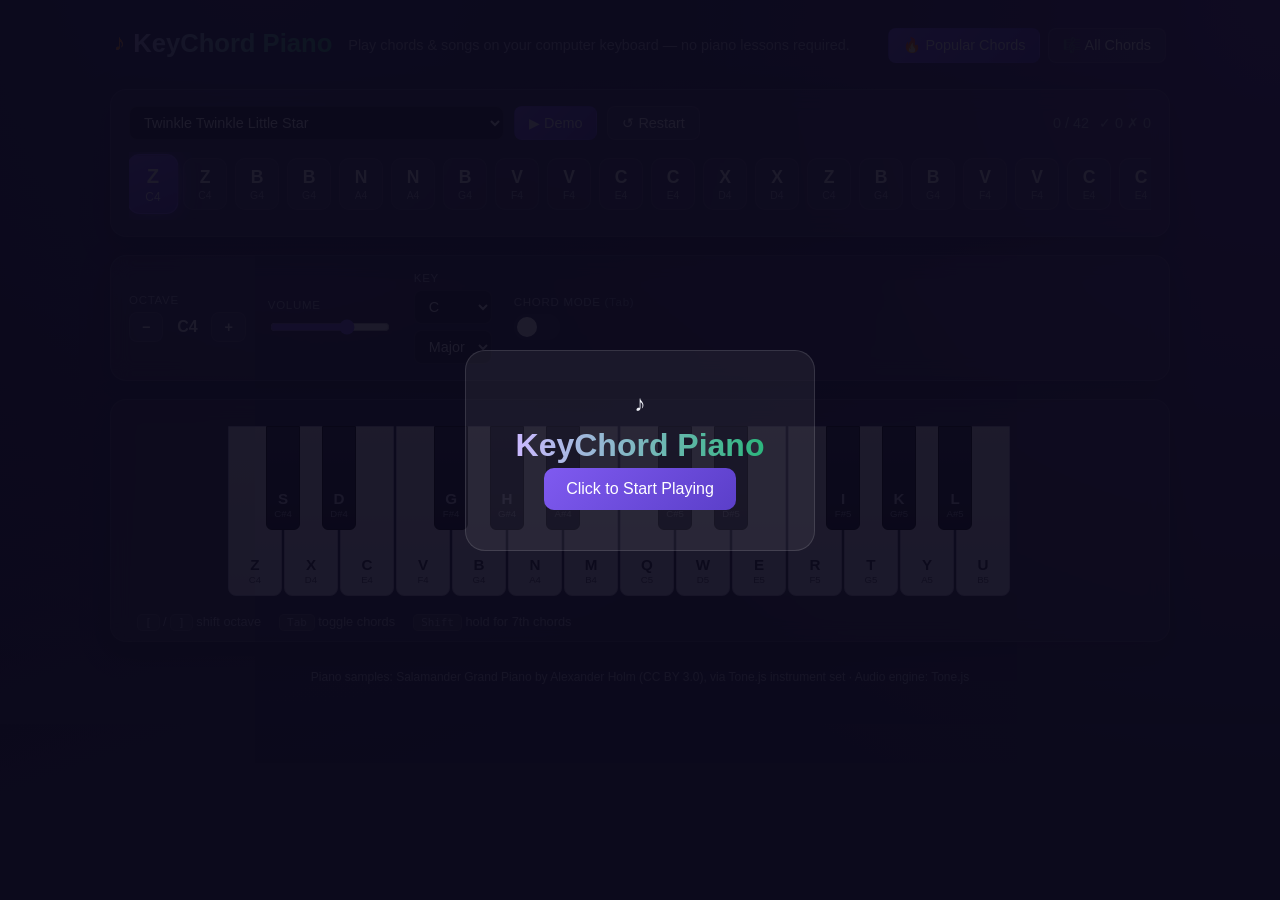
<file: index.html>
<!DOCTYPE html>
<html lang="en">
<head>
<meta charset="UTF-8">
<meta name="viewport" content="width=device-width, initial-scale=1.0">
<title>KeyChord Piano</title>
<link rel="icon" href="data:image/svg+xml,%3Csvg xmlns='http://www.w3.org/2000/svg' viewBox='0 0 100 100'%3E%3Ctext y='.9em' font-size='90'%3E%F0%9F%8E%B9%3C/text%3E%3C/svg%3E">
<link rel="stylesheet" href="css/style.css">
</head>
<body>

<div id="loading-overlay" class="overlay">
  <div class="overlay-card">
    <div class="logo-note">♪</div>
    <h1>KeyChord Piano</h1>
    <div id="loading-text">
      <p>Loading real piano samples&hellip;</p>
      <div class="spinner"></div>
    </div>
    <button id="start-btn" disabled>Loading&hellip;</button>
  </div>
</div>

<div class="app">
  <header class="app-header">
    <div class="brand"><span class="logo-note small">♪</span> KeyChord Piano</div>
    <div class="hint">Play chords &amp; songs on your computer keyboard — no piano lessons required.</div>
    <nav class="header-nav">
      <a href="popular.html" class="btn btn-accent">🔥 Popular Chords</a>
      <a href="chords.html" class="btn">🎼 All Chords</a>
    </nav>
  </header>

  <section class="panel song-panel">
    <div class="song-panel-row">
      <select id="song-select" class="select"></select>
      <button id="demo-btn" class="btn btn-accent">▶ Demo</button>
      <button id="restart-btn" class="btn">↺ Restart</button>
      <span id="song-progress" class="progress-badge"></span>
      <span id="song-score" class="score-badge"></span>
    </div>
    <div id="song-sheet" class="song-sheet"></div>
    <div id="song-examples" class="song-examples hidden"></div>
  </section>

  <section class="panel controls-panel">
    <div class="control-group">
      <label>Octave</label>
      <div class="octave-control">
        <button id="octave-down" class="btn btn-icon">−</button>
        <span id="octave-display">C4</span>
        <button id="octave-up" class="btn btn-icon">+</button>
      </div>
    </div>

    <div class="control-group">
      <label>Volume</label>
      <input id="volume" type="range" min="-30" max="6" value="-6" step="1">
    </div>

    <div class="control-group">
      <label>Key</label>
      <select id="root-select" class="select">
        <option>C</option><option>C#</option><option>D</option><option>D#</option>
        <option>E</option><option>F</option><option>F#</option><option>G</option>
        <option>G#</option><option>A</option><option>A#</option><option>B</option>
      </select>
      <select id="scale-select" class="select">
        <option value="major">Major</option>
        <option value="minor">Minor</option>
      </select>
    </div>

    <div class="control-group">
      <label for="chord-toggle">Chord Mode <span class="kbd-hint">(Tab)</span></label>
      <label class="switch">
        <input type="checkbox" id="chord-toggle">
        <span class="slider"></span>
      </label>
    </div>
  </section>

  <section id="chord-panel-wrap" class="panel chord-panel-wrap hidden">
    <div class="section-label">Chord Mode — press a white key on the lower row for its chord. Hold <span class="kbd">Shift</span> for 7ths.</div>
    <div id="chord-panel" class="chord-panel"></div>
  </section>

  <section class="panel piano-panel">
    <div class="piano-scroll">
      <div id="piano" class="piano"></div>
    </div>
    <div class="legend">
      <span><span class="kbd">[</span> / <span class="kbd">]</span> shift octave</span>
      <span><span class="kbd">Tab</span> toggle chords</span>
      <span><span class="kbd">Shift</span> hold for 7th chords</span>
    </div>
  </section>

  <footer class="app-footer">
    Piano samples: Salamander Grand Piano by Alexander Holm (CC BY 3.0), via Tone.js instrument set · Audio engine: Tone.js
  </footer>
</div>

<script src="js/tone.min.js"></script>
<script src="js/audio.js"></script>
<script src="js/keymap.js"></script>
<script src="js/chords.js"></script>
<script src="js/songs.js"></script>
<script src="js/app.js"></script>
</body>
</html>
</file>
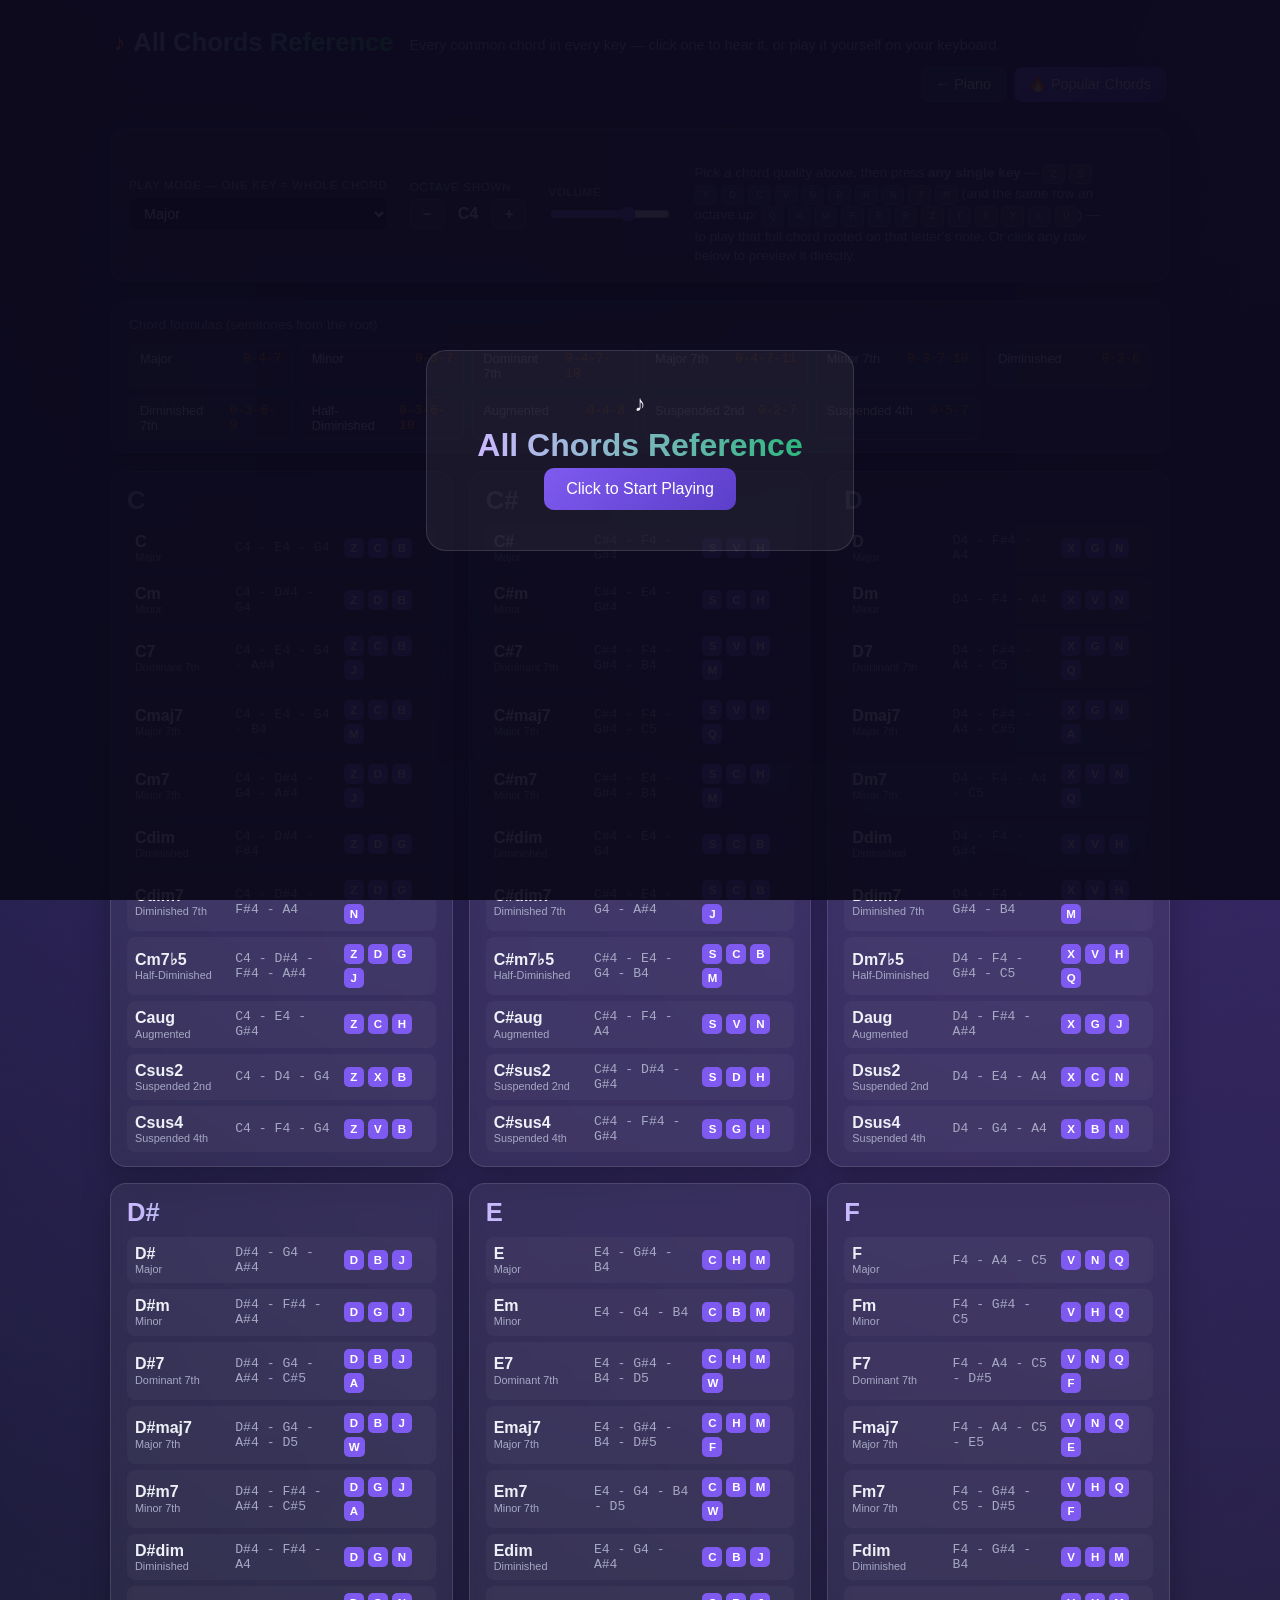
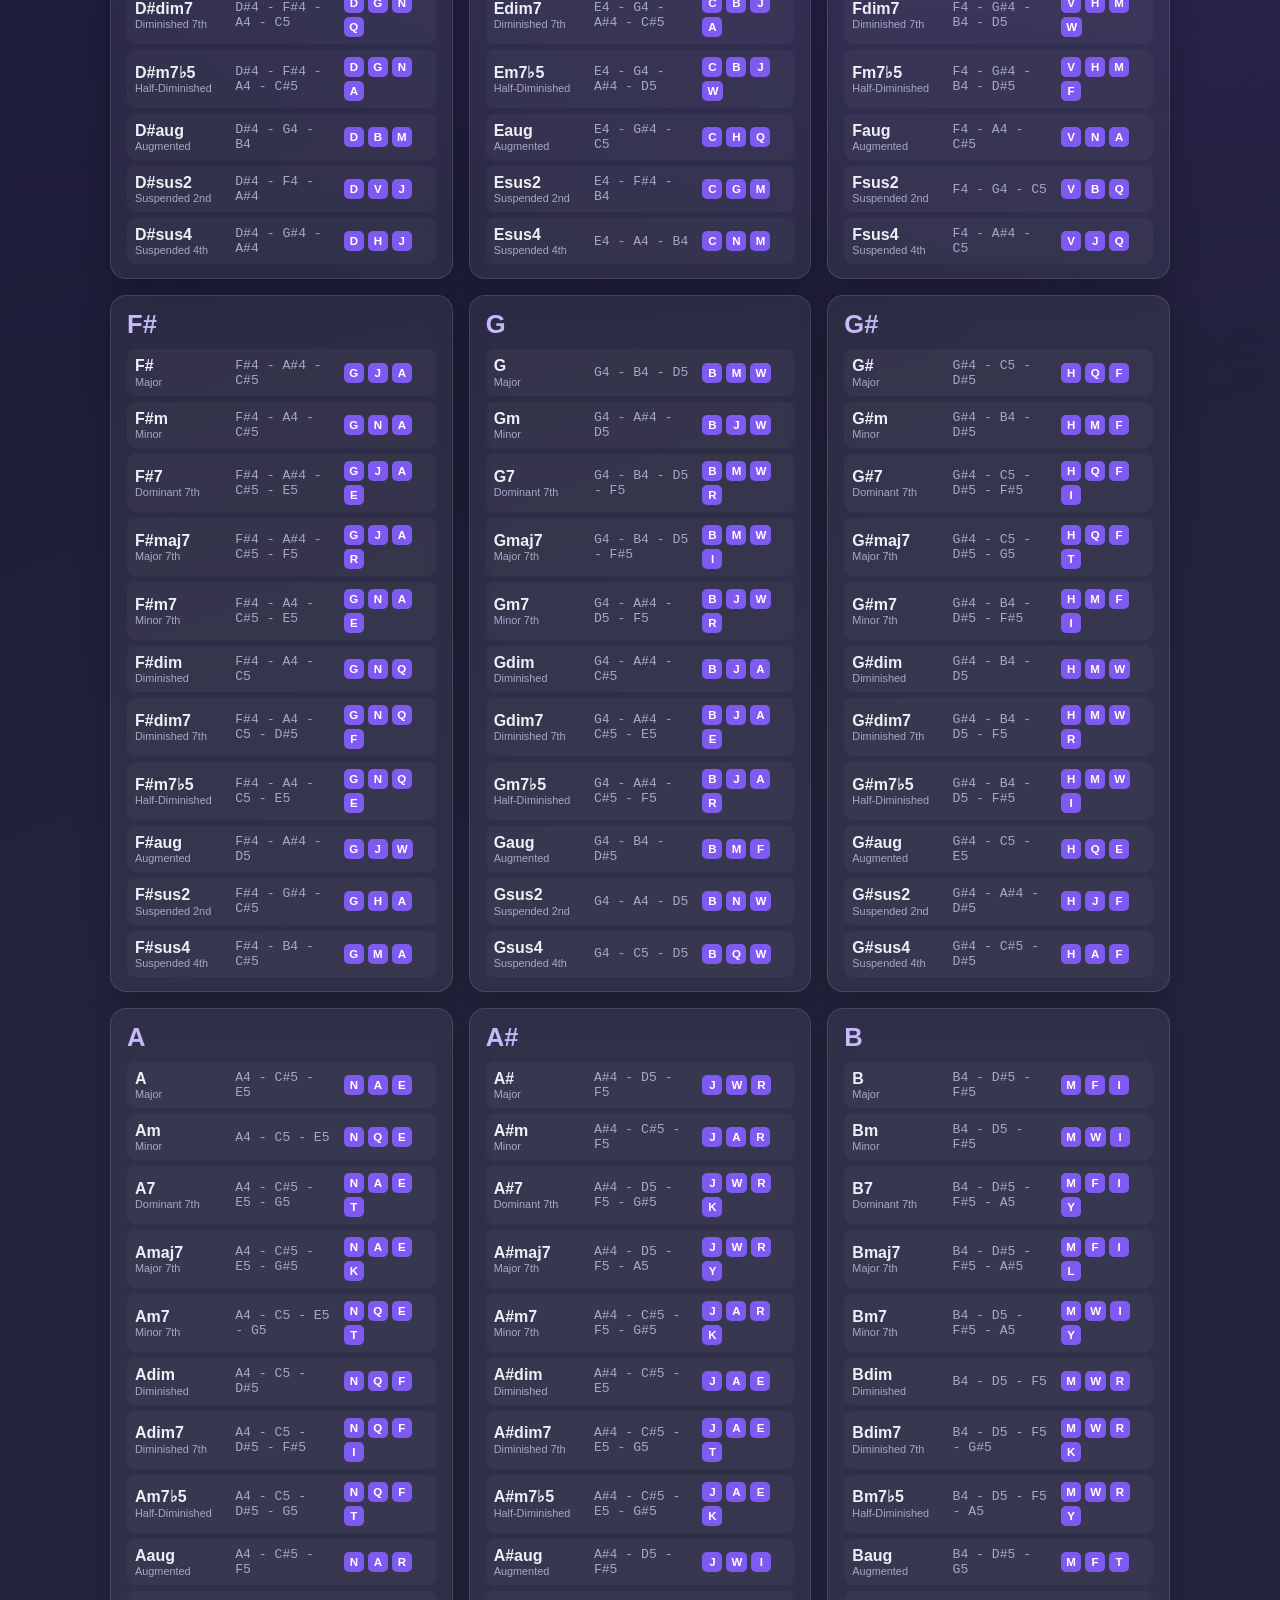
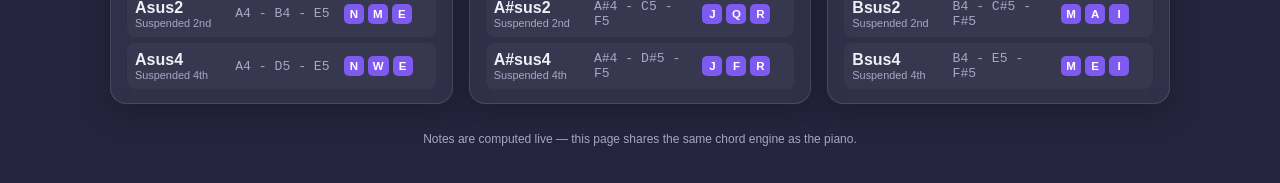
<file: chords.html>
<!DOCTYPE html>
<html lang="en">
<head>
<meta charset="UTF-8">
<meta name="viewport" content="width=device-width, initial-scale=1.0">
<title>All Chords Reference — KeyChord Piano</title>
<link rel="icon" href="data:image/svg+xml,%3Csvg xmlns='http://www.w3.org/2000/svg' viewBox='0 0 100 100'%3E%3Ctext y='.9em' font-size='90'%3E%F0%9F%8E%B9%3C/text%3E%3C/svg%3E">
<link rel="stylesheet" href="css/style.css">
<link rel="stylesheet" href="css/chordsheet.css">
</head>
<body>

<div id="loading-overlay" class="overlay">
  <div class="overlay-card">
    <div class="logo-note">♪</div>
    <h1>All Chords Reference</h1>
    <div id="loading-text">
      <p>Loading real piano samples&hellip;</p>
      <div class="spinner"></div>
    </div>
    <button id="start-btn" disabled>Loading&hellip;</button>
  </div>
</div>

<div class="app">
  <header class="app-header">
    <div class="brand"><span class="logo-note small">♪</span> All Chords Reference</div>
    <div class="hint">Every common chord in every key — click one to hear it, or play it yourself on your keyboard.</div>
    <nav class="header-nav">
      <a href="index.html" class="btn">← Piano</a>
      <a href="popular.html" class="btn btn-accent">🔥 Popular Chords</a>
    </nav>
  </header>

  <section class="panel controls-panel">
    <div class="control-group">
      <label>Play Mode — one key = whole chord</label>
      <select id="quality-select" class="select"></select>
    </div>
    <div class="control-group">
      <label>Octave shown</label>
      <div class="octave-control">
        <button id="octave-down" class="btn btn-icon">−</button>
        <span id="octave-display">C4</span>
        <button id="octave-up" class="btn btn-icon">+</button>
      </div>
    </div>
    <div class="control-group">
      <label>Volume</label>
      <input id="volume" type="range" min="-30" max="6" value="-6" step="1">
    </div>
    <div class="control-group" style="max-width:420px;">
      <label>&nbsp;</label>
      <p class="note-text">Pick a chord quality above, then press <strong>any single key</strong> — <span class="kbd">Z</span> <span class="kbd">S</span> <span class="kbd">X</span> <span class="kbd">D</span> <span class="kbd">C</span> <span class="kbd">V</span> <span class="kbd">G</span> <span class="kbd">B</span> <span class="kbd">H</span> <span class="kbd">N</span> <span class="kbd">J</span> <span class="kbd">M</span> (and the same row an octave up: <span class="kbd">Q</span> <span class="kbd">A</span> <span class="kbd">W</span> <span class="kbd">F</span> <span class="kbd">E</span> <span class="kbd">R</span> <span class="kbd">I</span> <span class="kbd">T</span> <span class="kbd">K</span> <span class="kbd">Y</span> <span class="kbd">L</span> <span class="kbd">U</span>) — to play that full chord rooted on that letter's note. Or click any row below to preview it directly.</p>
    </div>
  </section>

  <section class="panel legend-panel">
    <div class="section-label">Chord formulas (semitones from the root)</div>
    <div id="legend" class="legend-grid"></div>
  </section>

  <div id="chord-cards" class="chord-cards"></div>

  <footer class="app-footer">
    Notes are computed live — this page shares the same chord engine as the piano.
  </footer>
</div>

<script src="js/tone.min.js"></script>
<script src="js/audio.js"></script>
<script src="js/keymap.js"></script>
<script src="js/chords.js"></script>
<script src="js/chordsheet.js"></script>
</body>
</html>
</file>
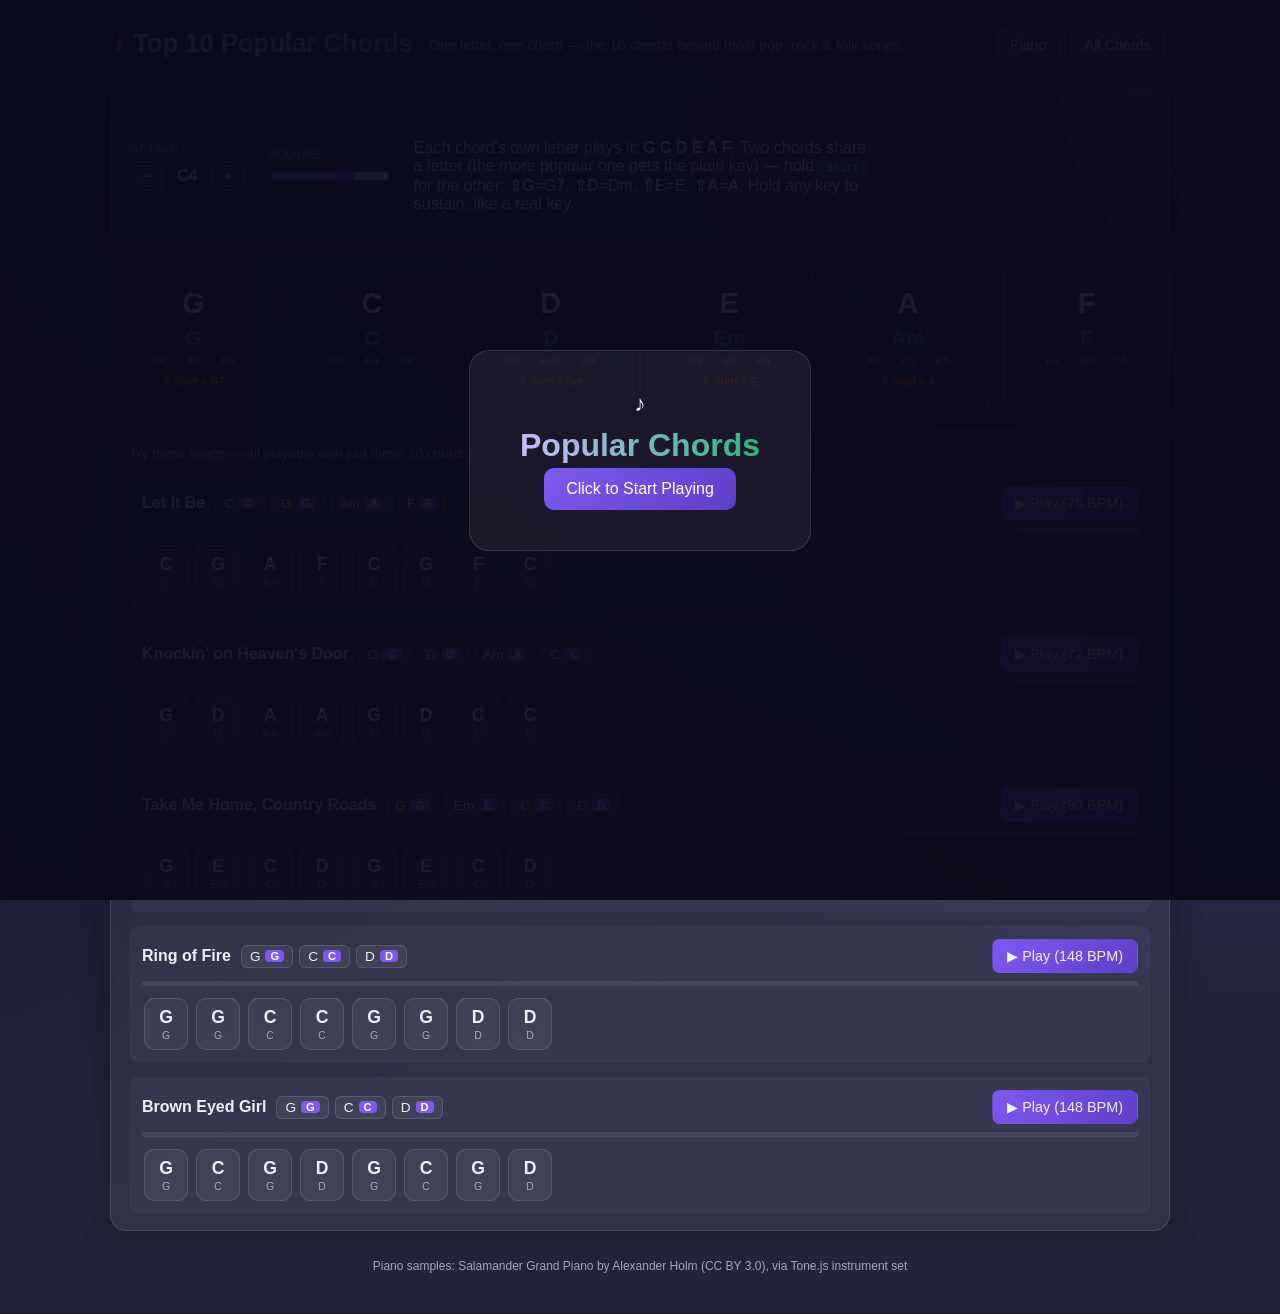
<file: popular.html>
<!DOCTYPE html>
<html lang="en">
<head>
<meta charset="UTF-8">
<meta name="viewport" content="width=device-width, initial-scale=1.0">
<title>Popular Chords — KeyChord Piano</title>
<link rel="icon" href="data:image/svg+xml,%3Csvg xmlns='http://www.w3.org/2000/svg' viewBox='0 0 100 100'%3E%3Ctext y='.9em' font-size='90'%3E%F0%9F%8E%B9%3C/text%3E%3C/svg%3E">
<link rel="stylesheet" href="css/style.css">
<link rel="stylesheet" href="css/popular.css">
</head>
<body>

<div id="loading-overlay" class="overlay">
  <div class="overlay-card">
    <div class="logo-note">♪</div>
    <h1>Popular Chords</h1>
    <div id="loading-text">
      <p>Loading real piano samples&hellip;</p>
      <div class="spinner"></div>
    </div>
    <button id="start-btn" disabled>Loading&hellip;</button>
  </div>
</div>

<div class="app">
  <header class="app-header">
    <div class="brand"><span class="logo-note small">♪</span> Top 10 Popular Chords</div>
    <div class="hint">One letter, one chord — the 10 chords behind most pop, rock &amp; folk songs.</div>
    <nav class="header-nav">
      <a href="index.html" class="btn">Piano</a>
      <a href="chords.html" class="btn">All Chords</a>
    </nav>
  </header>

  <section class="panel controls-panel">
    <div class="control-group">
      <label>Octave</label>
      <div class="octave-control">
        <button id="octave-down" class="btn btn-icon">−</button>
        <span id="octave-display">C4</span>
        <button id="octave-up" class="btn btn-icon">+</button>
      </div>
    </div>
    <div class="control-group">
      <label>Volume</label>
      <input id="volume" type="range" min="-30" max="6" value="-6" step="1">
    </div>
    <div class="control-group" style="max-width:460px;">
      <label>&nbsp;</label>
      <p class="note-text">Each chord's own letter plays it: <strong>G C D E A F</strong>. Two chords share a letter (the more popular one gets the plain key) — hold <span class="kbd">Shift</span> for the other: <strong>⇧G</strong>=G7, <strong>⇧D</strong>=Dm, <strong>⇧E</strong>=E, <strong>⇧A</strong>=A. Hold any key to sustain, like a real key.</p>
    </div>
  </section>

  <div id="popular-grid" class="popular-grid"></div>

  <section class="panel">
    <div class="section-label">Try these songs — all playable with just these 10 chords</div>
    <div id="song-examples-list" class="examples-list"></div>
  </section>

  <footer class="app-footer">
    Piano samples: Salamander Grand Piano by Alexander Holm (CC BY 3.0), via Tone.js instrument set
  </footer>
</div>

<script src="js/tone.min.js"></script>
<script src="js/audio.js"></script>
<script src="js/keymap.js"></script>
<script src="js/chords.js"></script>
<script src="js/popular.js"></script>
</body>
</html>
</file>
<file: css/style.css>
:root {
  --bg-1: #0f0c29;
  --bg-2: #302b63;
  --bg-3: #24243e;
  --accent: #7f5af0;
  --accent-2: #2cb67d;
  --accent-3: #ff8906;
  --glass: rgba(255,255,255,0.06);
  --glass-border: rgba(255,255,255,0.12);
  --text: #eef0f7;
  --text-dim: #a6a8c4;
  --white-key: #f5f4fb;
  --white-key-active: #cbb9ff;
  --black-key: #17162a;
  --black-key-active: #7f5af0;
  color-scheme: dark;
}

* { box-sizing: border-box; }

html, body {
  margin: 0;
  min-height: 100%;
  background: radial-gradient(circle at 20% -10%, var(--bg-2), transparent 60%),
              radial-gradient(circle at 100% 0%, #4b2e83, transparent 55%),
              linear-gradient(160deg, var(--bg-1), var(--bg-3) 70%);
  color: var(--text);
  font-family: -apple-system, BlinkMacSystemFont, "Segoe UI", Roboto, Helvetica, Arial, sans-serif;
}

.app {
  max-width: 1100px;
  margin: 0 auto;
  padding: 24px 20px 40px;
  display: flex;
  flex-direction: column;
  gap: 18px;
}

/* ---------- Header ---------- */
.app-header {
  display: flex;
  flex-wrap: wrap;
  align-items: baseline;
  gap: 10px 16px;
  padding: 4px 4px 8px;
}
.brand {
  font-size: 1.6rem;
  font-weight: 700;
  background: linear-gradient(90deg, #cbb9ff, var(--accent-2));
  -webkit-background-clip: text;
  background-clip: text;
  color: transparent;
  display: flex;
  align-items: center;
  gap: 8px;
}
.logo-note { font-size: 1.4rem; }
.logo-note.small { -webkit-text-fill-color: initial; color: var(--accent-3); }
.hint { color: var(--text-dim); font-size: 0.9rem; }
.header-nav { margin-left: auto; display: flex; gap: 8px; flex-wrap: wrap; }
.header-nav .btn { text-decoration: none; white-space: nowrap; }

/* ---------- Panels ---------- */
.panel {
  background: var(--glass);
  border: 1px solid var(--glass-border);
  border-radius: 16px;
  padding: 16px 18px;
  backdrop-filter: blur(10px);
  box-shadow: 0 8px 30px rgba(0,0,0,0.25);
}

/* ---------- Song panel ---------- */
.song-panel-row {
  display: flex;
  flex-wrap: wrap;
  align-items: center;
  gap: 10px;
  margin-bottom: 12px;
}
.progress-badge, .score-badge {
  margin-left: auto;
  font-variant-numeric: tabular-nums;
  color: var(--text-dim);
  font-size: 0.9rem;
}
.score-badge { margin-left: 0; }

.song-sheet {
  display: flex;
  gap: 8px;
  overflow-x: auto;
  padding: 6px 2px 10px;
  scroll-behavior: smooth;
}
.note-chip {
  flex: 0 0 auto;
  min-width: 44px;
  text-align: center;
  padding: 8px 6px;
  border-radius: 10px;
  background: rgba(255,255,255,0.05);
  border: 1px solid var(--glass-border);
  transition: all 0.15s ease;
}
.note-chip .chip-key { font-weight: 700; font-size: 1.1rem; }
.note-chip .chip-sub { font-size: 0.65rem; color: var(--text-dim); margin-top: 2px; }
.note-chip.done { opacity: 0.35; }
.note-chip.current {
  background: linear-gradient(160deg, var(--accent), #5b3fc9);
  border-color: var(--accent);
  transform: scale(1.15);
  box-shadow: 0 0 18px rgba(127,90,240,0.7);
}
.note-chip.current .chip-sub { color: #e8e3ff; }
.song-examples {
  font-size: 0.82rem;
  color: var(--text-dim);
  padding: 2px 2px 0;
}
.song-examples strong { color: var(--accent-3); }
.note-chip.wrong {
  background: #c1355e;
  border-color: #ff6b9d;
  animation: shake 0.25s ease;
}
@keyframes shake {
  0%,100% { transform: translateX(0); }
  25% { transform: translateX(-4px); }
  75% { transform: translateX(4px); }
}

/* ---------- Controls ---------- */
.controls-panel {
  display: flex;
  flex-wrap: wrap;
  gap: 22px;
  align-items: center;
}
.control-group {
  display: flex;
  flex-direction: column;
  gap: 6px;
}
.control-group label {
  font-size: 0.72rem;
  text-transform: uppercase;
  letter-spacing: 0.06em;
  color: var(--text-dim);
}
.kbd-hint { text-transform: none; opacity: 0.7; }

.octave-control { display: flex; align-items: center; gap: 8px; }
#octave-display { font-weight: 700; min-width: 32px; text-align: center; }

input[type="range"] { accent-color: var(--accent); width: 120px; }

.select {
  background: #1c1a33;
  color: var(--text);
  border: 1px solid var(--glass-border);
  border-radius: 8px;
  padding: 7px 10px;
  font-size: 0.9rem;
}

.btn {
  background: rgba(255,255,255,0.08);
  color: var(--text);
  border: 1px solid var(--glass-border);
  border-radius: 8px;
  padding: 8px 14px;
  font-size: 0.9rem;
  cursor: pointer;
  transition: background 0.15s ease, transform 0.1s ease;
}
.btn:hover { background: rgba(255,255,255,0.16); }
.btn:active { transform: scale(0.96); }
.btn-icon { padding: 6px 12px; font-weight: 700; }
.btn-accent {
  background: linear-gradient(135deg, var(--accent), #5b3fc9);
  border-color: transparent;
}
.btn-accent:hover { filter: brightness(1.1); }

.switch { position: relative; display: inline-block; width: 46px; height: 26px; }
.switch input { opacity: 0; width: 0; height: 0; }
.slider {
  position: absolute; cursor: pointer; inset: 0;
  background: #38365a; border-radius: 999px; transition: 0.2s;
}
.slider::before {
  content: ""; position: absolute; height: 20px; width: 20px; left: 3px; top: 3px;
  background: white; border-radius: 50%; transition: 0.2s;
}
.switch input:checked + .slider { background: var(--accent); }
.switch input:checked + .slider::before { transform: translateX(20px); }

/* ---------- Chord panel ---------- */
.section-label { font-size: 0.85rem; color: var(--text-dim); margin-bottom: 12px; }
.kbd {
  display: inline-block; padding: 1px 7px; border-radius: 5px;
  background: rgba(255,255,255,0.1); border: 1px solid var(--glass-border);
  font-family: monospace; font-size: 0.85em;
}
.chord-panel {
  display: grid;
  grid-template-columns: repeat(7, 1fr);
  gap: 10px;
}
.chord-pad {
  background: rgba(255,255,255,0.05);
  border: 1px solid var(--glass-border);
  border-radius: 12px;
  padding: 14px 4px;
  text-align: center;
  cursor: pointer;
  user-select: none;
  transition: all 0.08s ease;
}
.chord-pad:hover { background: rgba(255,255,255,0.1); }
.chord-pad.active {
  background: linear-gradient(160deg, var(--accent-2), #1a8f5c);
  border-color: var(--accent-2);
  transform: translateY(2px) scale(0.97);
  box-shadow: 0 0 20px rgba(44,182,125,0.6);
}
.chord-key { font-weight: 800; font-size: 1.2rem; }
.chord-roman { font-size: 0.75rem; color: var(--text-dim); margin-top: 2px; }
.chord-name { font-size: 0.85rem; margin-top: 4px; font-weight: 600; }

/* ---------- Piano ---------- */
.piano-panel { padding-bottom: 10px; }
.piano-scroll { overflow-x: auto; padding: 10px 4px 14px; }
.piano {
  position: relative;
  height: 170px;
  margin: 0 auto;
}
.key {
  position: absolute;
  top: 0;
  border-radius: 0 0 8px 8px;
  display: flex;
  flex-direction: column;
  align-items: center;
  justify-content: flex-end;
  padding-bottom: 10px;
  cursor: pointer;
  user-select: none;
  transition: background 0.05s ease, transform 0.05s ease;
}
.key.white {
  width: 54px;
  height: 170px;
  background: linear-gradient(180deg, var(--white-key), #e2ddf5);
  border: 1px solid #b9b2d6;
  color: #2a2740;
  z-index: 1;
}
.key.white.active {
  background: linear-gradient(180deg, var(--white-key-active), #9a7dfa);
  transform: translateY(2px);
  box-shadow: inset 0 0 12px rgba(127,90,240,0.5);
}
.key.black {
  width: 34px;
  height: 104px;
  background: linear-gradient(180deg, #2b2946, var(--black-key));
  border: 1px solid #000;
  color: #d8d4ee;
  z-index: 2;
  border-radius: 0 0 6px 6px;
}
.key.black.active {
  background: linear-gradient(180deg, var(--black-key-active), #4b2fae);
  transform: translateY(2px);
  box-shadow: 0 0 16px rgba(127,90,240,0.8);
}
.key .klabel { font-weight: 800; font-size: 0.95rem; }
.key .nlabel { font-size: 0.6rem; opacity: 0.75; margin-top: 1px; }

.legend {
  display: flex;
  gap: 18px;
  flex-wrap: wrap;
  padding: 4px 8px 0;
  font-size: 0.8rem;
  color: var(--text-dim);
}

/* ---------- Footer ---------- */
.app-footer {
  text-align: center;
  color: var(--text-dim);
  font-size: 0.75rem;
  padding: 10px 0 0;
}

/* ---------- Loading overlay ---------- */
.overlay {
  position: fixed; inset: 0;
  background: rgba(10,8,26,0.92);
  display: flex; align-items: center; justify-content: center;
  z-index: 100;
  transition: opacity 0.3s ease;
}
.overlay.hidden { opacity: 0; pointer-events: none; }
.overlay-card {
  text-align: center;
  padding: 40px 50px;
  background: var(--glass);
  border: 1px solid var(--glass-border);
  border-radius: 20px;
}
.overlay-card h1 {
  background: linear-gradient(90deg, #cbb9ff, var(--accent-2));
  -webkit-background-clip: text; background-clip: text; color: transparent;
  margin: 10px 0 4px;
}
.overlay-card p { color: var(--text-dim); margin: 0 0 16px; }
#start-btn {
  background: linear-gradient(135deg, var(--accent), #5b3fc9);
  color: white; border: none; border-radius: 10px;
  padding: 12px 22px; font-size: 1rem; cursor: pointer;
}
#start-btn:disabled { opacity: 0.5; cursor: not-allowed; }
.spinner {
  width: 26px; height: 26px; margin: 0 auto 18px;
  border: 3px solid rgba(255,255,255,0.15);
  border-top-color: var(--accent);
  border-radius: 50%;
  animation: spin 0.8s linear infinite;
}
@keyframes spin { to { transform: rotate(360deg); } }

.hidden { display: none !important; }

/* ---------- Responsive ---------- */
@media (max-width: 640px) {
  .controls-panel { gap: 14px; }
  .chord-panel { grid-template-columns: repeat(4, 1fr); }
  .app-header { flex-direction: column; align-items: flex-start; }
}
</file>
<file: css/chordsheet.css>
.note-text { font-size: 0.85rem; color: var(--text-dim); margin: 0; line-height: 1.4; }

.legend-panel { padding-bottom: 12px; }
.legend-grid {
  display: grid;
  grid-template-columns: repeat(auto-fill, minmax(160px, 1fr));
  gap: 8px;
}
.legend-item {
  display: flex;
  justify-content: space-between;
  gap: 8px;
  background: rgba(255,255,255,0.04);
  border: 1px solid var(--glass-border);
  border-radius: 8px;
  padding: 6px 10px;
  font-size: 0.8rem;
}
.legend-name { color: var(--text); }
.legend-formula { color: var(--accent-3); font-family: monospace; }

.chord-cards {
  display: grid;
  grid-template-columns: repeat(auto-fit, minmax(320px, 1fr));
  gap: 16px;
}
.chord-card { padding: 14px 16px; }
.chord-card-title {
  margin: 0 0 10px;
  font-size: 1.6rem;
  background: linear-gradient(90deg, #cbb9ff, var(--accent-2));
  -webkit-background-clip: text; background-clip: text; color: transparent;
}
.chord-rows { display: flex; flex-direction: column; gap: 6px; }
.chord-row {
  display: grid;
  grid-template-columns: 1.1fr 1.2fr 1fr;
  align-items: center;
  gap: 8px;
  padding: 7px 8px;
  border-radius: 8px;
  background: rgba(255,255,255,0.03);
}
.chord-row { cursor: pointer; transition: background 0.15s ease, transform 0.08s ease; }
.chord-row:hover { background: rgba(255,255,255,0.07); }
.chord-row.playing {
  background: linear-gradient(90deg, rgba(127,90,240,0.35), rgba(44,182,125,0.25));
  transform: scale(1.015);
  box-shadow: 0 0 14px rgba(127,90,240,0.4);
}
.chord-row-name {
  font-weight: 700;
  display: flex;
  flex-direction: column;
  line-height: 1.2;
}
.chord-row-quality { font-size: 0.68rem; font-weight: 400; color: var(--text-dim); }
.chord-row-notes { font-size: 0.82rem; color: var(--text-dim); font-family: monospace; }
.chord-row-keys { display: flex; gap: 4px; flex-wrap: wrap; }
.key-chip {
  display: inline-flex; align-items: center; justify-content: center;
  min-width: 20px; height: 20px; padding: 0 5px;
  background: var(--accent); color: white;
  border-radius: 5px; font-size: 0.72rem; font-weight: 700;
}
.key-chip.out-of-range {
  background: transparent; border: 1px dashed var(--glass-border);
  color: var(--text-dim); font-weight: 400; padding: 0 6px;
}

@media (max-width: 480px) {
  .chord-row { grid-template-columns: 1fr; }
}
</file>
<file: css/popular.css>
.popular-grid {
  display: grid;
  grid-template-columns: repeat(6, 1fr);
  gap: 12px;
}
.popular-pad {
  padding: 22px 8px;
  cursor: pointer;
  user-select: none;
}
.popular-pad .chord-key {
  font-size: 1.8rem;
  font-weight: 800;
}
.popular-pad .chord-name-big {
  font-size: 1.3rem;
  font-weight: 700;
  margin-top: 6px;
  color: var(--accent-2);
}
.popular-pad .chord-notes-small {
  font-size: 0.72rem;
  color: var(--text-dim);
  font-family: monospace;
  margin-top: 4px;
}
.popular-pad .chord-shift-hint {
  font-size: 0.68rem;
  color: var(--accent-3);
  margin-top: 8px;
  font-weight: 600;
}
.popular-pad.active {
  background: linear-gradient(160deg, var(--accent-2), #1a8f5c);
  border-color: var(--accent-2);
  transform: translateY(2px) scale(0.97);
  box-shadow: 0 0 22px rgba(44,182,125,0.7);
}

.examples-list { display: flex; flex-direction: column; gap: 14px; }
.example-row {
  display: flex;
  flex-direction: column;
  gap: 8px;
  padding: 12px 12px 10px;
  border-radius: 10px;
  background: rgba(255,255,255,0.03);
  border: 1px solid transparent;
  transition: border-color 0.2s ease, background 0.2s ease;
}
.example-row.playing-row {
  border-color: var(--accent);
  background: rgba(127,90,240,0.08);
}
.example-top {
  display: flex;
  justify-content: space-between;
  align-items: center;
  flex-wrap: wrap;
  gap: 10px;
}
.example-title { font-weight: 600; }
.example-chords { display: flex; gap: 6px; flex-wrap: wrap; }
.play-song-btn { margin-left: auto; white-space: nowrap; }
.example-chord {
  display: inline-flex;
  align-items: center;
  gap: 5px;
  background: rgba(255,255,255,0.06);
  border: 1px solid var(--glass-border);
  border-radius: 6px;
  padding: 3px 8px;
  font-size: 0.85rem;
}
.example-key {
  background: var(--accent);
  color: white;
  border-radius: 4px;
  padding: 0 5px;
  font-size: 0.7rem;
  font-weight: 700;
}

.timer-bar-track {
  height: 5px;
  border-radius: 3px;
  background: rgba(255,255,255,0.08);
  overflow: hidden;
}
.timer-bar-fill {
  height: 100%;
  width: 0%;
  background: linear-gradient(90deg, var(--accent), var(--accent-2));
}
.example-sheet {
  padding: 4px 2px 2px;
  margin: 0;
}

@media (max-width: 640px) {
  .popular-grid { grid-template-columns: repeat(3, 1fr); }
  .play-song-btn { margin-left: 0; width: 100%; }
}
@media (max-width: 420px) {
  .popular-grid { grid-template-columns: repeat(2, 1fr); }
}
</file>
